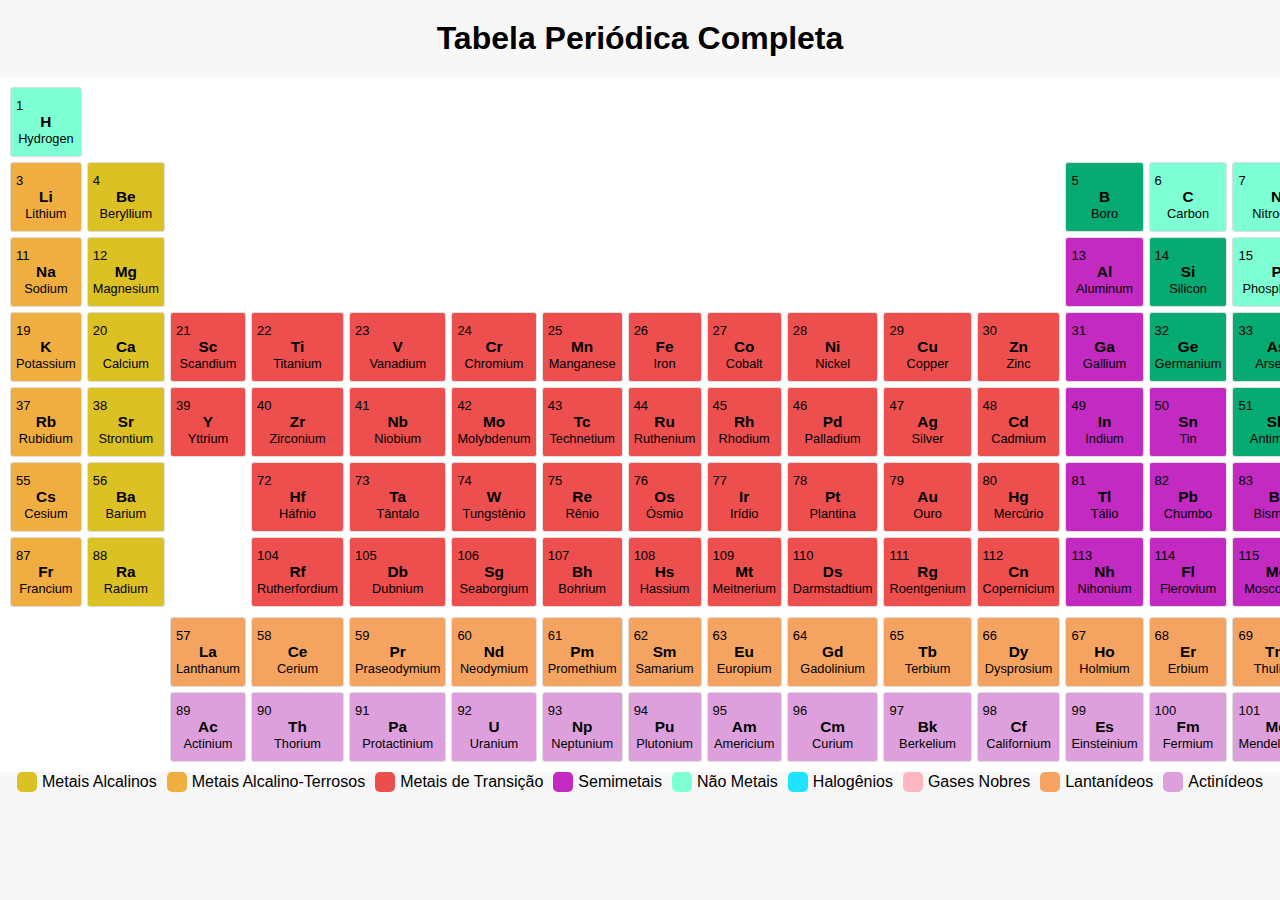
<file: index.html>
<!DOCTYPE html>
<html lang="en">
<head>
    <meta charset="UTF-8">
    <meta name="viewport" content="width=device-width, initial-scale=1.0">
    <title>Tabela Periódica Completa</title>
    <link rel="stylesheet" href="Tabela.css">
</head>
<body>
    <h1>Tabela Periódica Completa</h1>
    <div class="periodic-table">
        <!-- Primeira linha -->
        <div class="element nonmetals" data-details='{"nome":"Hidrogênio","massa":"1.008","numeroAtomico":"1","protons":"1","eletrons":"1"}'><div class="atomic-number">1</div><div class="symbol">H</div><div>Hydrogen</div></div>
        <div class="placeholder"></div><div class="placeholder"></div><div class="placeholder"></div><div class="placeholder"></div>
        <div class="placeholder"></div><div class="placeholder"></div><div class="placeholder"></div><div class="placeholder"></div>
        <div class="placeholder"></div><div class="placeholder"></div><div class="placeholder"></div><div class="placeholder"></div>
        <div class="placeholder"></div><div class="placeholder"></div><div class="placeholder"></div><div class="placeholder"></div>
        <div class="element noble-gases" data-details='{"nome":"Hélio","massa":"4.0026","numeroAtomico":"2","protons":"2","eletrons":"2"}'><div class="atomic-number">2</div><div class="symbol">He</div><div>Helium</div></div>
        
        <!-- Segunda linha -->
        <div class="element metals-alcalinos" data-details='{"nome":"Lítio","massa":"6.94","numeroAtomico":"3","protons":"3","eletrons":"3"}'><div class="atomic-number">3</div><div class="symbol">Li</div><div>Lithium</div></div>
        <div class="element metals-alcalinos-terrosos" data-details='{"nome":"Berílio","massa":"9.0122","numeroAtomico":"4","protons":"4","eletrons":"4"}'><div class="atomic-number">4</div><div class="symbol">Be</div><div>Beryllium</div></div>
        <div class="placeholder"></div><div class="placeholder"></div><div class="placeholder"></div>
        <div class="placeholder"></div><div class="placeholder"></div><div class="placeholder"></div>
        <div class="placeholder"></div><div class="placeholder"></div><div class="placeholder"></div><div class="placeholder"></div>
        <div class="element semi-metals" data-details='{"nome":"Boro","massa":"10.81","numeroAtomico":"5","protons":"5","eletrons":"5"}'><div class="atomic-number">5</div><div class="symbol">B</div><div>Boro</div></div>
        <div class="element nonmetals" data-details='{"nome":"Carbono","massa":"12.011","numeroAtomico":"6","protons":"6","eletrons":"6"}'><div class="atomic-number">6</div><div class="symbol">C</div><div>Carbon</div></div>
        <div class="element nonmetals" data-details='{"nome":"Nitrogênio","massa":"14.007","numeroAtomico":"7","protons":"7","eletrons":"7"}'><div class="atomic-number">7</div><div class="symbol">N</div><div>Nitrogen</div></div>
        <div class="element nonmetals" data-details='{"nome":"Oxigênio","massa":"15.999","numeroAtomico":"8","protons":"8","eletrons":"8"}'><div class="atomic-number">8</div><div class="symbol">O</div><div>Oxygen</div></div>
        <div class="element halogens" data-details='{"nome":"Flúor","massa":"18.998","numeroAtomico":"9","protons":"9","eletrons":"9"}'><div class="atomic-number">9</div><div class="symbol">F</div><div>Fluorine</div></div>
        <div class="element noble-gases" data-details='{"nome":"Neônio","massa":"20.180","numeroAtomico":"10","protons":"10","eletrons":"10"}'><div class="atomic-number">10</div><div class="symbol">Ne</div><div>Neon</div></div>

        <!-- Terceira linha -->
        <div class="element metals-alcalinos" data-details='{"nome":"Sódio","massa":"22.990","numeroAtomico":"11","protons":"11","eletrons":"11"}'><div class="atomic-number">11</div><div class="symbol">Na</div><div>Sodium</div></div>
        <div class="element metals-alcalinos-terrosos" data-details='{"nome":"Magnésio","massa":"24.305","numeroAtomico":"12","protons":"12","eletrons":"12"}'><div class="atomic-number">12</div><div class="symbol">Mg</div><div>Magnesium</div></div>
        <div class="placeholder"></div><div class="placeholder"></div><div class="placeholder"></div>
        <div class="placeholder"></div><div class="placeholder"></div><div class="placeholder"></div>
        <div class="placeholder"></div><div class="placeholder"></div><div class="placeholder"></div>
        <div class="placeholder"></div>
        <div class="element metalloids" data-details='{"nome":"Alumínio","massa":"26.982","numeroAtomico":"13","protons":"13","eletrons":"13"}'><div class="atomic-number">13</div><div class="symbol">Al</div><div>Aluminum</div></div>
        <div class="element semi-metals" data-details='{"nome":"Silício","massa":"28.085","numeroAtomico":"14","protons":"14","eletrons":"14"}'><div class="atomic-number">14</div><div class="symbol">Si</div><div>Silicon</div></div>
        <div class="element nonmetals" data-details='{"nome":"Fósforo","massa":"30.974","numeroAtomico":"15","protons":"15","eletrons":"15"}'><div class="atomic-number">15</div><div class="symbol">P</div><div>Phosphorus</div></div>
        <div class="element nonmetals" data-details='{"nome":"Enxofre","massa":"32.06","numeroAtomico":"16","protons":"16","eletrons":"16"}'><div class="atomic-number">16</div><div class="symbol">S</div><div>Sulfur</div></div>
        <div class="element halogens" data-details='{"nome":"Cloro","massa":"35.45","numeroAtomico":"17","protons":"17","eletrons":"17"}'><div class="atomic-number">17</div><div class="symbol">Cl</div><div>Chlorine</div></div>
        <div class="element noble-gases"  data-details='{"nome":"Argônio","massa":"39.948","numeroAtomico":"18","protons":"18","eletrons":"18"}'><div class="atomic-number">18</div><div class="symbol">Ar</div><div>Argon</div></div>


        <!-- Quarta linha -->
        <div class="element metals-alcalinos" data-details='{"nome":"Potássio","massa":"39.098","numeroAtomico":"19","protons":"19","eletrons":"19"}'><div class="atomic-number">19</div><div class="symbol">K</div><div>Potassium</div></div>
        <div class="element metals-alcalinos-terrosos" data-details='{"nome":"Cálcio","massa":"40.078","numeroAtomico":"20","protons":"20","eletrons":"20"}'><div class="atomic-number">20</div><div class="symbol">Ca</div><div>Calcium</div></div>
        <div class="element transition-metals" data-details='{"nome":"Escândio","massa":"44.956","numeroAtomico":"21","protons":"21","eletrons":"21"}'><div class="atomic-number">21</div><div class="symbol">Sc</div><div>Scandium</div></div>
        <div class="element transition-metals" data-details='{"nome":"Titânio","massa":"47.867","numeroAtomico":"22","protons":"22","eletrons":"22"}'><div class="atomic-number">22</div><div class="symbol">Ti</div><div>Titanium</div></div>
        <div class="element transition-metals" data-details='{"nome":"Vanádio","massa":"50.942","numeroAtomico":"23","protons":"23","eletrons":"23"}'><div class="atomic-number">23</div><div class="symbol">V</div><div>Vanadium</div></div>
        <div class="element transition-metals" data-details='{"nome":"Cromo","massa":"51.996","numeroAtomico":"24","protons":"24","eletrons":"24"}'><div class="atomic-number">24</div><div class="symbol">Cr</div><div>Chromium</div></div>
        <div class="element transition-metals" data-details='{"nome":"Manganês","massa":"54.938","numeroAtomico":"25","protons":"25","eletrons":"25"}'><div class="atomic-number">25</div><div class="symbol">Mn</div><div>Manganese</div></div>
        <div class="element transition-metals" data-details='{"nome":"Ferro","massa":"55.845","numeroAtomico":"26","protons":"26","eletrons":"26"}'><div class="atomic-number">26</div><div class="symbol">Fe</div><div>Iron</div></div>
        <div class="element transition-metals" data-details='{"nome":"Cobalto","massa":"58.933","numeroAtomico":"27","protons":"27","eletrons":"27"}'><div class="atomic-number">27</div><div class="symbol">Co</div><div>Cobalt</div></div>
        <div class="element transition-metals" data-details='{"nome":"Níquel","massa":"58.693","numeroAtomico":"28","protons":"28","eletrons":"28"}'><div class="atomic-number">28</div><div class="symbol">Ni</div><div>Nickel</div></div>
        <div class="element transition-metals" data-details='{"nome":"Cobre","massa":"63.546","numeroAtomico":"29","protons":"29","eletrons":"29"}'><div class="atomic-number">29</div><div class="symbol">Cu</div><div>Copper</div></div>
        <div class="element transition-metals" data-details='{"nome":"Zinco","massa":"65.38","numeroAtomico":"30","protons":"30","eletrons":"30"}'><div class="atomic-number">30</div><div class="symbol">Zn</div><div>Zinc</div></div>
        <div class="element metalloids" data-details='{"nome":"Gálio","massa":"69.723","numeroAtomico":"31","protons":"31","eletrons":"31"}'><div class="atomic-number">31</div><div class="symbol">Ga</div><div>Gallium</div></div>
        <div class="element semi-metals" data-details='{"nome":"Germânio","massa":"72.63","numeroAtomico":"32","protons":"32","eletrons":"32"}'><div class="atomic-number">32</div><div class="symbol">Ge</div><div>Germanium</div></div>
        <div class="element semi-metals" data-details='{"nome":"Arsênio","massa":"74.922","numeroAtomico":"33","protons":"33","eletrons":"33"}'><div class="atomic-number">33</div><div class="symbol">As</div><div>Arsenic</div></div>
        <div class="element nonmetals" data-details='{"nome":"Selênio","massa":"78.971","numeroAtomico":"34","protons":"34","eletrons":"34"}'><div class="atomic-number">34</div><div class="symbol">Se</div><div>Selenium</div></div>
        <div class="element halogens" data-details='{"nome":"Bromo","massa":"79.904","numeroAtomico":"35","protons":"35","eletrons":"35"}'><div class="atomic-number">35</div><div class="symbol">Br</div><div>Bromine</div></div>
        <div class="element noble-gases" data-details='{"nome":"Criptônio","massa":"83.798","numeroAtomico":"36","protons":"36","eletrons":"36"}'><div class="atomic-number">36</div><div class="symbol">Kr</div><div>Krypton</div></div>

        <!-- Quinta linha -->
        <div class="element metals-alcalinos" data-details='{"nome":"Rubídio","massa":"85.468","numeroAtomico":"37","protons":"37","eletrons":"37"}'><div class="atomic-number">37</div><div class="symbol">Rb</div><div>Rubidium</div></div>
        <div class="element metals-alcalinos-terrosos" data-details='{"nome":"Estrôncio","massa":"87.62","numeroAtomico":"38","protons":"38","eletrons":"38"}'><div class="atomic-number">38</div><div class="symbol">Sr</div><div>Strontium</div></div>
        <div class="element transition-metals" data-details='{"nome":"Ítrio","massa":"88.906","numeroAtomico":"39","protons":"39","eletrons":"39"}'><div class="atomic-number">39</div><div class="symbol">Y</div><div>Yttrium</div></div>
        <div class="element transition-metals" data-details='{"nome":"Zircônio","massa":"91.224","numeroAtomico":"40","protons":"40","eletrons":"40"}'><div class="atomic-number">40</div><div class="symbol">Zr</div><div>Zirconium</div></div>
        <div class="element transition-metals" data-details='{"nome":"Nióbio","massa":"92.906","numeroAtomico":"41","protons":"41","eletrons":"41"}'><div class="atomic-number">41</div><div class="symbol">Nb</div><div>Niobium</div></div>
        <div class="element transition-metals" data-details='{"nome":"Molibdênio","massa":"95.95","numeroAtomico":"42","protons":"42","eletrons":"42"}'><div class="atomic-number">42</div><div class="symbol">Mo</div><div>Molybdenum</div></div>
        <div class="element transition-metals" data-details='{"nome":"Tecnécio","massa":"98","numeroAtomico":"43","protons":"43","eletrons":"43"}'><div class="atomic-number">43</div><div class="symbol">Tc</div><div>Technetium</div></div>
        <div class="element transition-metals" data-details='{"nome":"Rutênio","massa":"101.07","numeroAtomico":"44","protons":"44","eletrons":"44"}'><div class="atomic-number">44</div><div class="symbol">Ru</div><div>Ruthenium</div></div>
        <div class="element transition-metals" data-details='{"nome":"Ródio","massa":"102.91","numeroAtomico":"45","protons":"45","eletrons":"45"}'><div class="atomic-number">45</div><div class="symbol">Rh</div><div>Rhodium</div></div>
        <div class="element transition-metals" data-details='{"nome":"Paládio","massa":"106.42","numeroAtomico":"46","protons":"46","eletrons":"46"}'><div class="atomic-number">46</div><div class="symbol">Pd</div><div>Palladium</div></div>
        <div class="element transition-metals" data-details='{"nome":"Prata","massa":"107.87","numeroAtomico":"47","protons":"47","eletrons":"47"}'><div class="atomic-number">47</div><div class="symbol">Ag</div><div>Silver</div></div>
        <div class="element transition-metals" data-details='{"nome":"Cádmio","massa":"112.41","numeroAtomico":"48","protons":"48","eletrons":"48"}'><div class="atomic-number">48</div><div class="symbol">Cd</div><div>Cadmium</div></div>
        <div class="element metalloids" data-details='{"nome":"Índio","massa":"114.82","numeroAtomico":"49","protons":"49","eletrons":"49"}'><div class="atomic-number">49</div><div class="symbol">In</div><div>Indium</div></div>
        <div class="element metalloids" data-details='{"nome":"Estanho","massa":"118.71","numeroAtomico":"50","protons":"50","eletrons":"50"}'><div class="atomic-number">50</div><div class="symbol">Sn</div><div>Tin</div></div>
        <div class="element semi-metals" data-details='{"nome":"Antimônio","massa":"121.76","numeroAtomico":"51","protons":"51","eletrons":"51"}'><div class="atomic-number">51</div><div class="symbol">Sb</div><div>Antimony</div></div>
        <div class="element semi-metals" data-details='{"nome":"Telúrio","massa":"127.60","numeroAtomico":"52","protons":"52","eletrons":"52"}'><div class="atomic-number">52</div><div class="symbol">Te</div><div>Tellurium</div></div>
        <div class="element halogens" data-details='{"nome":"Iodo","massa":"126.90","numeroAtomico":"53","protons":"53","eletrons":"53"}'><div class="atomic-number">53</div><div class="symbol">I</div><div>Iodine</div></div>
        <div class="element noble-gases" data-details='{"nome":"Xenônio","massa":"131.29","numeroAtomico":"54","protons":"54","eletrons":"54"}'><div class="atomic-number">54</div><div class="symbol">Xe</div><div>Xenon</div></div>
        
        <!-- Sexta linha -->
        <div class="element metals-alcalinos" data-details='{"nome":"Césio","massa":"132.91","numeroAtomico":"55","protons":"55","eletrons":"55"}'><div class="atomic-number">55</div><div class="symbol">Cs</div><div>Cesium</div></div>
        <div class="element metals-alcalinos-terrosos" data-details='{"nome":"Bário","massa":"137.33","numeroAtomico":"56","protons":"56","eletrons":"56"}'><div class="atomic-number">56</div><div class="symbol">Ba</div><div>Barium</div></div>
        <div class="placeholder"></div>
        <div class="element transition-metals" data-details='{"nome":"Háfnio","massa":"178.49","numeroAtomico":"72","protons":"72","eletrons":"72"}'><div class="atomic-number">72</div><div class="symbol">Hf</div><div>Háfnio</div></div>
        <div class="element transition-metals" data-details='{"nome":"Tântalo","massa":"180.95","numeroAtomico":"73","protons":"73","eletrons":"73"}'><div class="atomic-number">73</div><div class="symbol">Ta</div><div>Tântalo</div></div>
        <div class="element transition-metals" data-details='{"nome":"Tungstênio","massa":"183.84","numeroAtomico":"74","protons":"74","eletrons":"74"}'><div class="atomic-number">74</div><div class="symbol">W</div><div>Tungstênio</div></div>
        <div class="element transition-metals" data-details='{"nome":"Rênio","massa":"186.21","numeroAtomico":"75","protons":"75","eletrons":"75"}'><div class="atomic-number">75</div><div class="symbol">Re</div><div>Rênio</div></div>
        <div class="element transition-metals" data-details='{"nome":"Ósmio","massa":"190.23","numeroAtomico":"76","protons":"76","eletrons":"76"}'><div class="atomic-number">76</div><div class="symbol">Os</div><div>Ósmio</div></div>
        <div class="element transition-metals" data-details='{"nome":"Irídio","massa":"192.22","numeroAtomico":"77","protons":"77","eletrons":"77"}'><div class="atomic-number">77</div><div class="symbol">Ir</div><div>Irídio</div></div>
        <div class="element transition-metals" data-details='{"nome":"Platina","massa":"195.08","numeroAtomico":"78","protons":"78","eletrons":"78"}'><div class="atomic-number">78</div><div class="symbol">Pt</div><div>Plantina</div></div>
        <div class="element transition-metals" data-details='{"nome":"Ouro","massa":"196.97","numeroAtomico":"79","protons":"79","eletrons":"79"}'><div class="atomic-number">79</div><div class="symbol">Au</div><div>Ouro</div></div>
        <div class="element transition-metals" data-details='{"nome":"Mercúrio","massa":"200.59","numeroAtomico":"80","protons":"80","eletrons":"80"}'><div class="atomic-number">80</div><div class="symbol">Hg</div><div>Mercúrio</div></div>
        <div class="element metalloids" data-details='{"nome":"Tálio","massa":"204.38","numeroAtomico":"81","protons":"81","eletrons":"81"}'><div class="atomic-number">81</div><div class="symbol">Tl</div><div>Tálio</div></div>
        <div class="element metalloids" data-details='{"nome":"Chumbo","massa":"207.2","numeroAtomico":"82","protons":"82","eletrons":"82"}'><div class="atomic-number">82</div><div class="symbol">Pb</div><div>Chumbo</div></div>
        <div class="element metalloids" data-details='{"nome":"Bismuto","massa":"208.98","numeroAtomico":"83","protons":"83","eletrons":"83"}'><div class="atomic-number">83</div><div class="symbol">Bi</div><div>Bismuto</div></div>
        <div class="element semi-metals" data-details='{"nome":"Polônio","massa":"209","numeroAtomico":"84","protons":"84","eletrons":"84"}'><div class="atomic-number">84</div><div class="symbol">Po</div><div>Polônio</div></div>
        <div class="element halogens" data-details='{"nome":"Astato","massa":"210","numeroAtomico":"85","protons":"85","eletrons":"85"}'><div class="atomic-number">85</div><div class="symbol">At</div><div>Ástato</div></div>
        <div class="element noble-gases" data-details='{"nome":"Radônio","massa":"222","numeroAtomico":"86","protons":"86","eletrons":"86"}'><div class="atomic-number">86</div><div class="symbol">Rn</div><div>Radônio</div></div>

        <!-- Sétima linha -->
        <div class="element metals-alcalinos" data-details='{"nome":"Frâncio","massa":"223","numeroAtomico":"87","protons":"87","eletrons":"87"}'><div class="atomic-number">87</div><div class="symbol">Fr</div><div>Francium</div></div>
        <div class="element metals-alcalinos-terrosos" data-details='{"nome":"Rádio","massa":"226","numeroAtomico":"88","protons":"88","eletrons":"88"}'><div class="atomic-number">88</div><div class="symbol">Ra</div><div>Radium</div></div>
        <div class="placeholder"></div>

        <!-- Elementos sintéticos -->
        <div class="element transition-metals" data-details='{"nome":"Rutherfórdio","massa":"267","numeroAtomico":"104","protons":"104","eletrons":"104"}'><div class="atomic-number">104</div><div class="symbol">Rf</div><div>Rutherfordium</div></div>
        <div class="element transition-metals" data-details='{"nome":"Dúbnio","massa":"270","numeroAtomico":"105","protons":"105","eletrons":"105"}'><div class="atomic-number">105</div><div class="symbol">Db</div><div>Dubnium</div></div>
        <div class="element transition-metals" data-details='{"nome":"Seabórgio","massa":"271","numeroAtomico":"106","protons":"106","eletrons":"106"}'><div class="atomic-number">106</div><div class="symbol">Sg</div><div>Seaborgium</div></div>
        <div class="element transition-metals" data-details='{"nome":"Bóhrio","massa":"270","numeroAtomico":"107","protons":"107","eletrons":"107"}'><div class="atomic-number">107</div><div class="symbol">Bh</div><div>Bohrium</div></div>
        <div class="element transition-metals" data-details='{"nome":"Hássio","massa":"277","numeroAtomico":"108","protons":"108","eletrons":"108"}'><div class="atomic-number">108</div><div class="symbol">Hs</div><div>Hassium</div></div>
        <div class="element transition-metals" data-details='{"nome":"Meitnério","massa":"278","numeroAtomico":"109","protons":"109","eletrons":"109"}'><div class="atomic-number">109</div><div class="symbol">Mt</div><div>Meitnerium</div></div>
        <div class="element transition-metals" data-details='{"nome":"Darmstádio","massa":"281","numeroAtomico":"110","protons":"110","eletrons":"110"}'><div class="atomic-number">110</div><div class="symbol">Ds</div><div>Darmstadtium</div></div>
        <div class="element transition-metals" data-details='{"nome":"Roentgênio","massa":"282","numeroAtomico":"111","protons":"111","eletrons":"111"}'><div class="atomic-number">111</div><div class="symbol">Rg</div><div>Roentgenium</div></div>
        <div class="element transition-metals" data-details='{"nome":"Copernício","massa":"285","numeroAtomico":"112","protons":"112","eletrons":"112"}'><div class="atomic-number">112</div><div class="symbol">Cn</div><div>Copernicium</div></div>
        <div class="element metalloids" data-details='{"nome":"Nihônio","massa":"286","numeroAtomico":"113","protons":"113","eletrons":"113"}'><div class="atomic-number">113</div><div class="symbol">Nh</div><div>Nihonium</div></div>
        <div class="element metalloids" data-details='{"nome":"Fleróvio","massa":"289","numeroAtomico":"114","protons":"114","eletrons":"114"}'><div class="atomic-number">114</div><div class="symbol">Fl</div><div>Flerovium</div></div>
        <div class="element metalloids" data-details='{"nome":"Moscóvio","massa":"290","numeroAtomico":"115","protons":"115","eletrons":"115"}'><div class="atomic-number">115</div><div class="symbol">Mc</div><div>Moscovium</div></div>
        <div class="element metalloids" data-details='{"nome":"Livermório","massa":"293","numeroAtomico":"116","protons":"116","eletrons":"116"}'><div class="atomic-number">116</div><div class="symbol">Lv</div><div>Livermorium</div></div>
        <div class="element halogens" data-details='{"nome":"Tenessino","massa":"294","numeroAtomico":"117","protons":"117","eletrons":"117"}'><div class="atomic-number">117</div><div class="symbol">Ts</div><div>Tennessine</div></div>
        <div class="element noble-gases" data-details='{"nome":"Oganessônio","massa":"294","numeroAtomico":"118","protons":"118","eletrons":"118"}'><div class="atomic-number">118</div><div class="symbol">Og</div><div>Oganesson</div></div>
       
        <div class="placeholder"></div><div class="placeholder"></div><div class="placeholder"></div><div class="placeholder"></div>
        <div class="placeholder"></div><div class="placeholder"></div><div class="placeholder"></div><div class="placeholder"></div>
        <div class="placeholder"></div><div class="placeholder"></div><div class="placeholder"></div><div class="placeholder"></div>
        <div class="placeholder"></div><div class="placeholder"></div><div class="placeholder"></div><div class="placeholder"></div>
        <div class="placeholder"></div><div class="placeholder"></div><div class="placeholder"></div><div class="placeholder"></div>
        
        <!-- Lantanideos -->

        <div class="element lanthanides" data-details='{"nome":"Lantânio","massa":"138.91","numeroAtomico":"57","protons":"57","eletrons":"57"}'><div class="atomic-number">57</div><div class="symbol">La</div><div>Lanthanum</div></div>
        <div class="element lanthanides" data-details='{"nome":"Cério","massa":"140.12","numeroAtomico":"58","protons":"58","eletrons":"58"}'><div class="atomic-number">58</div><div class="symbol">Ce</div><div>Cerium</div></div>
        <div class="element lanthanides" data-details='{"nome":"Praseodímio","massa":"140.91","numeroAtomico":"59","protons":"59","eletrons":"59"}'><div class="atomic-number">59</div><div class="symbol">Pr</div><div>Praseodymium</div></div>
        <div class="element lanthanides" data-details='{"nome":"Neodímio","massa":"144.24","numeroAtomico":"60","protons":"60","eletrons":"60"}'><div class="atomic-number">60</div><div class="symbol">Nd</div><div>Neodymium</div></div>
        <div class="element lanthanides" data-details='{"nome":"Promécio","massa":"145","numeroAtomico":"61","protons":"61","eletrons":"61"}'><div class="atomic-number">61</div><div class="symbol">Pm</div><div>Promethium</div></div>
        <div class="element lanthanides" data-details='{"nome":"Samário","massa":"150.36","numeroAtomico":"62","protons":"62","eletrons":"62"}'><div class="atomic-number">62</div><div class="symbol">Sm</div><div>Samarium</div></div>
        <div class="element lanthanides" data-details='{"nome":"Európio","massa":"151.96","numeroAtomico":"63","protons":"63","eletrons":"63"}'><div class="atomic-number">63</div><div class="symbol">Eu</div><div>Europium</div></div>
        <div class="element lanthanides" data-details='{"nome":"Gadolínio","massa":"157.25","numeroAtomico":"64","protons":"64","eletrons":"64"}'><div class="atomic-number">64</div><div class="symbol">Gd</div><div>Gadolinium</div></div>
        <div class="element lanthanides" data-details='{"nome":"Térbio","massa":"158.93","numeroAtomico":"65","protons":"65","eletrons":"65"}'><div class="atomic-number">65</div><div class="symbol">Tb</div><div>Terbium</div></div>
        <div class="element lanthanides" data-details='{"nome":"Disprósio","massa":"162.50","numeroAtomico":"66","protons":"66","eletrons":"66"}'><div class="atomic-number">66</div><div class="symbol">Dy</div><div>Dysprosium</div></div>
        <div class="element lanthanides"  data-details='{"nome":"Hólmio","massa":"164.93","numeroAtomico":"67","protons":"67","eletrons":"67"}'><div class="atomic-number">67</div><div class="symbol">Ho</div><div>Holmium</div></div>
        <div class="element lanthanides" data-details='{"nome":"Érbio","massa":"167.26","numeroAtomico":"68","protons":"68","eletrons":"68"}'><div class="atomic-number">68</div><div class="symbol">Er</div><div>Erbium</div></div>
        <div class="element lanthanides" data-details='{"nome":"Túlio","massa":"168.93","numeroAtomico":"69","protons":"69","eletrons":"69"}'><div class="atomic-number">69</div><div class="symbol">Tm</div><div>Thulium</div></div>
        <div class="element lanthanides" data-details='{"nome":"Itérbio","massa":"173.04","numeroAtomico":"70","protons":"70","eletrons":"70"}'><div class="atomic-number">70</div><div class="symbol">Yb</div><div>Ytterbium</div></div>
        <div class="element lanthanides" data-details='{"nome":"Lutécio","massa":"174.97","numeroAtomico":"71","protons":"71","eletrons":"71"}'><div class="atomic-number">71</div><div class="symbol">Lu</div><div>Lutetium</div></div>
        
        <!-- Actinideos -->

        <div class="placeholder"></div><div class="placeholder"></div><div class="placeholder"></div>
        <div class="element actinides" data-details='{"nome":"Actínio","massa":"227","numeroAtomico":"89","protons":"89","eletrons":"89"}'><div class="atomic-number">89</div><div class="symbol">Ac</div><div>Actinium</div></div>
        <div class="element actinides" data-details='{"nome":"Tório","massa":"232.04","numeroAtomico":"90","protons":"90","eletrons":"90"}'><div class="atomic-number">90</div><div class="symbol">Th</div><div>Thorium</div></div>
        <div class="element actinides" data-details='{"nome":"Protactínio","massa":"231.04","numeroAtomico":"91","protons":"91","eletrons":"91"}'><div class="atomic-number">91</div><div class="symbol">Pa</div><div>Protactinium</div></div>
        <div class="element actinides" data-details='{"nome":"Urânio","massa":"238.03","numeroAtomico":"92","protons":"92","eletrons":"92"}'><div class="atomic-number">92</div><div class="symbol">U</div><div>Uranium</div></div>
        <div class="element actinides" data-details='{"nome":"Netúnio","massa":"237","numeroAtomico":"93","protons":"93","eletrons":"93"}'><div class="atomic-number">93</div><div class="symbol">Np</div><div>Neptunium</div></div>
        <div class="element actinides" data-details='{"nome":"Plutônio","massa":"244","numeroAtomico":"94","protons":"94","eletrons":"94"}'><div class="atomic-number">94</div><div class="symbol">Pu</div><div>Plutonium</div></div>
        <div class="element actinides" data-details='{"nome":"Amerício","massa":"243","numeroAtomico":"95","protons":"95","eletrons":"95"}'><div class="atomic-number">95</div><div class="symbol">Am</div><div>Americium</div></div>
        <div class="element actinides" data-details='{"nome":"Cúrio","massa":"247","numeroAtomico":"96","protons":"96","eletrons":"96"}'><div class="atomic-number">96</div><div class="symbol">Cm</div><div>Curium</div></div>
        <div class="element actinides" data-details='{"nome":"Berquélio","massa":"247","numeroAtomico":"97","protons":"97","eletrons":"97"}'><div class="atomic-number">97</div><div class="symbol">Bk</div><div>Berkelium</div></div>
        <div class="element actinides" data-details='{"nome":"Califórnio","massa":"251","numeroAtomico":"98","protons":"98","eletrons":"98"}'><div class="atomic-number">98</div><div class="symbol">Cf</div><div>Californium</div></div>
        <div class="element actinides" data-details='{"nome":"Einstênio","massa":"252","numeroAtomico":"99","protons":"99","eletrons":"99"}'><div class="atomic-number">99</div><div class="symbol">Es</div><div>Einsteinium</div></div>
        <div class="element actinides" data-details='{"nome":"Férmio","massa":"257","numeroAtomico":"100","protons":"100","eletrons":"100"}'><div class="atomic-number">100</div><div class="symbol">Fm</div><div>Fermium</div></div>
        <div class="element actinides" data-details='{"nome":"Mendelévio","massa":"258","numeroAtomico":"101","protons":"101","eletrons":"101"}'><div class="atomic-number">101</div><div class="symbol">Md</div><div>Mendelevium</div></div>
        <div class="element actinides" data-details='{"nome":"Nobélio","massa":"259","numeroAtomico":"102","protons":"102","eletrons":"102"}'><div class="atomic-number">102</div><div class="symbol">No</div><div>Nobelium</div></div>
        <div class="element actinides" data-details='{"nome":"Laurêncio","massa":"262","numeroAtomico":"103","protons":"103","eletrons":"103"}'><div class="atomic-number">103</div><div class="symbol">Lr</div><div>Lawrencium</div></div>
        
    </div>

    </div>
    
      <div class="legend">
        <div class="legend-item">
          <div class="legend-color alkali"></div>
          <span>Metais Alcalinos</span>
        </div>
        <div class="legend-item">
          <div class="legend-color alkaline-earth"></div>
          <span>Metais Alcalino-Terrosos</span>
        </div>
        <div class="legend-item">
          <div class="legend-color transition-metal"></div>
          <span>Metais de Transição</span>
        </div>
        <div class="legend-item">
          <div class="legend-color metalloid"></div>
          <span>Semimetais</span>
        </div>
        <div class="legend-item">
          <div class="legend-color nonmetal"></div>
          <span>Não Metais</span>
        </div>
        <div class="legend-item">
          <div class="legend-color halogen"></div>
          <span>Halogênios</span>
        </div>
        <div class="legend-item">
          <div class="legend-color noble-gas"></div>
          <span>Gases Nobres</span>
        </div>
        <div class="legend-item">
          <div class="legend-color lanthanide"></div>
          <span>Lantanídeos</span>
        </div>
        <div class="legend-item">
          <div class="legend-color actinide"></div>
          <span>Actinídeos</span>


    <div id="tooltip" class="tooltip hidden"></div>

    <script src="Tabela.js"></script>

</body>
</html>
</file>
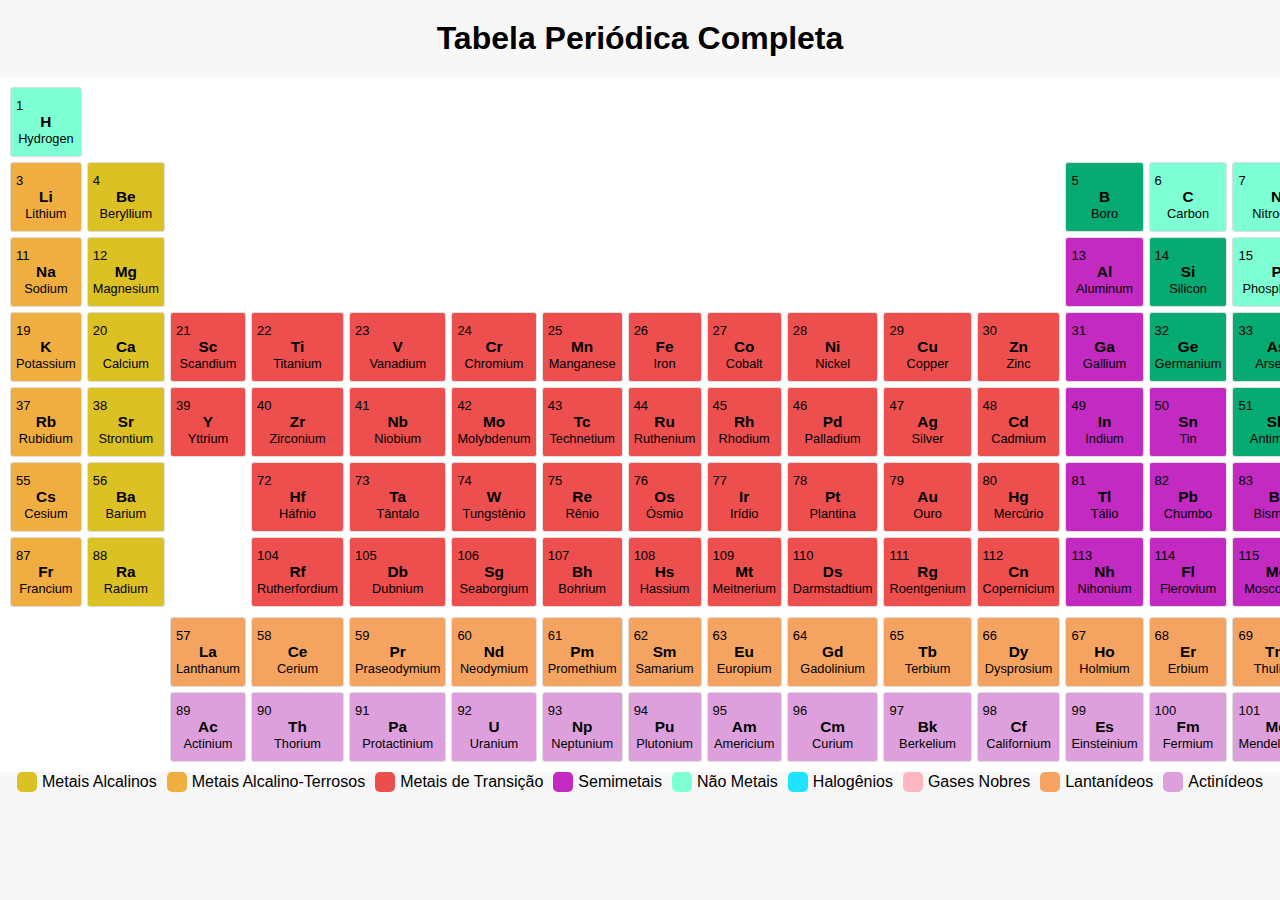
<file: index.html.html>
<!DOCTYPE html>
<html lang="en">
<head>
    <meta charset="UTF-8">
    <meta name="viewport" content="width=device-width, initial-scale=1.0">
    <title>Tabela Periódica Completa</title>
    <link rel="stylesheet" href="Tabela.css">
</head>
<body>
    <h1>Tabela Periódica Completa</h1>
    <div class="periodic-table">
        <!-- Primeira linha -->
        <div class="element nonmetals" data-details='{"nome":"Hidrogênio","massa":"1.008","numeroAtomico":"1","protons":"1","eletrons":"1"}'><div class="atomic-number">1</div><div class="symbol">H</div><div>Hydrogen</div></div>
        <div class="placeholder"></div><div class="placeholder"></div><div class="placeholder"></div><div class="placeholder"></div>
        <div class="placeholder"></div><div class="placeholder"></div><div class="placeholder"></div><div class="placeholder"></div>
        <div class="placeholder"></div><div class="placeholder"></div><div class="placeholder"></div><div class="placeholder"></div>
        <div class="placeholder"></div><div class="placeholder"></div><div class="placeholder"></div><div class="placeholder"></div>
        <div class="element noble-gases" data-details='{"nome":"Hélio","massa":"4.0026","numeroAtomico":"2","protons":"2","eletrons":"2"}'><div class="atomic-number">2</div><div class="symbol">He</div><div>Helium</div></div>
        
        <!-- Segunda linha -->
        <div class="element metals-alcalinos" data-details='{"nome":"Lítio","massa":"6.94","numeroAtomico":"3","protons":"3","eletrons":"3"}'><div class="atomic-number">3</div><div class="symbol">Li</div><div>Lithium</div></div>
        <div class="element metals-alcalinos-terrosos" data-details='{"nome":"Berílio","massa":"9.0122","numeroAtomico":"4","protons":"4","eletrons":"4"}'><div class="atomic-number">4</div><div class="symbol">Be</div><div>Beryllium</div></div>
        <div class="placeholder"></div><div class="placeholder"></div><div class="placeholder"></div>
        <div class="placeholder"></div><div class="placeholder"></div><div class="placeholder"></div>
        <div class="placeholder"></div><div class="placeholder"></div><div class="placeholder"></div><div class="placeholder"></div>
        <div class="element semi-metals" data-details='{"nome":"Boro","massa":"10.81","numeroAtomico":"5","protons":"5","eletrons":"5"}'><div class="atomic-number">5</div><div class="symbol">B</div><div>Boro</div></div>
        <div class="element nonmetals" data-details='{"nome":"Carbono","massa":"12.011","numeroAtomico":"6","protons":"6","eletrons":"6"}'><div class="atomic-number">6</div><div class="symbol">C</div><div>Carbon</div></div>
        <div class="element nonmetals" data-details='{"nome":"Nitrogênio","massa":"14.007","numeroAtomico":"7","protons":"7","eletrons":"7"}'><div class="atomic-number">7</div><div class="symbol">N</div><div>Nitrogen</div></div>
        <div class="element nonmetals" data-details='{"nome":"Oxigênio","massa":"15.999","numeroAtomico":"8","protons":"8","eletrons":"8"}'><div class="atomic-number">8</div><div class="symbol">O</div><div>Oxygen</div></div>
        <div class="element halogens" data-details='{"nome":"Flúor","massa":"18.998","numeroAtomico":"9","protons":"9","eletrons":"9"}'><div class="atomic-number">9</div><div class="symbol">F</div><div>Fluorine</div></div>
        <div class="element noble-gases" data-details='{"nome":"Neônio","massa":"20.180","numeroAtomico":"10","protons":"10","eletrons":"10"}'><div class="atomic-number">10</div><div class="symbol">Ne</div><div>Neon</div></div>

        <!-- Terceira linha -->
        <div class="element metals-alcalinos" data-details='{"nome":"Sódio","massa":"22.990","numeroAtomico":"11","protons":"11","eletrons":"11"}'><div class="atomic-number">11</div><div class="symbol">Na</div><div>Sodium</div></div>
        <div class="element metals-alcalinos-terrosos" data-details='{"nome":"Magnésio","massa":"24.305","numeroAtomico":"12","protons":"12","eletrons":"12"}'><div class="atomic-number">12</div><div class="symbol">Mg</div><div>Magnesium</div></div>
        <div class="placeholder"></div><div class="placeholder"></div><div class="placeholder"></div>
        <div class="placeholder"></div><div class="placeholder"></div><div class="placeholder"></div>
        <div class="placeholder"></div><div class="placeholder"></div><div class="placeholder"></div>
        <div class="placeholder"></div>
        <div class="element metalloids" data-details='{"nome":"Alumínio","massa":"26.982","numeroAtomico":"13","protons":"13","eletrons":"13"}'><div class="atomic-number">13</div><div class="symbol">Al</div><div>Aluminum</div></div>
        <div class="element semi-metals" data-details='{"nome":"Silício","massa":"28.085","numeroAtomico":"14","protons":"14","eletrons":"14"}'><div class="atomic-number">14</div><div class="symbol">Si</div><div>Silicon</div></div>
        <div class="element nonmetals" data-details='{"nome":"Fósforo","massa":"30.974","numeroAtomico":"15","protons":"15","eletrons":"15"}'><div class="atomic-number">15</div><div class="symbol">P</div><div>Phosphorus</div></div>
        <div class="element nonmetals" data-details='{"nome":"Enxofre","massa":"32.06","numeroAtomico":"16","protons":"16","eletrons":"16"}'><div class="atomic-number">16</div><div class="symbol">S</div><div>Sulfur</div></div>
        <div class="element halogens" data-details='{"nome":"Cloro","massa":"35.45","numeroAtomico":"17","protons":"17","eletrons":"17"}'><div class="atomic-number">17</div><div class="symbol">Cl</div><div>Chlorine</div></div>
        <div class="element noble-gases"  data-details='{"nome":"Argônio","massa":"39.948","numeroAtomico":"18","protons":"18","eletrons":"18"}'><div class="atomic-number">18</div><div class="symbol">Ar</div><div>Argon</div></div>


        <!-- Quarta linha -->
        <div class="element metals-alcalinos" data-details='{"nome":"Potássio","massa":"39.098","numeroAtomico":"19","protons":"19","eletrons":"19"}'><div class="atomic-number">19</div><div class="symbol">K</div><div>Potassium</div></div>
        <div class="element metals-alcalinos-terrosos" data-details='{"nome":"Cálcio","massa":"40.078","numeroAtomico":"20","protons":"20","eletrons":"20"}'><div class="atomic-number">20</div><div class="symbol">Ca</div><div>Calcium</div></div>
        <div class="element transition-metals" data-details='{"nome":"Escândio","massa":"44.956","numeroAtomico":"21","protons":"21","eletrons":"21"}'><div class="atomic-number">21</div><div class="symbol">Sc</div><div>Scandium</div></div>
        <div class="element transition-metals" data-details='{"nome":"Titânio","massa":"47.867","numeroAtomico":"22","protons":"22","eletrons":"22"}'><div class="atomic-number">22</div><div class="symbol">Ti</div><div>Titanium</div></div>
        <div class="element transition-metals" data-details='{"nome":"Vanádio","massa":"50.942","numeroAtomico":"23","protons":"23","eletrons":"23"}'><div class="atomic-number">23</div><div class="symbol">V</div><div>Vanadium</div></div>
        <div class="element transition-metals" data-details='{"nome":"Cromo","massa":"51.996","numeroAtomico":"24","protons":"24","eletrons":"24"}'><div class="atomic-number">24</div><div class="symbol">Cr</div><div>Chromium</div></div>
        <div class="element transition-metals" data-details='{"nome":"Manganês","massa":"54.938","numeroAtomico":"25","protons":"25","eletrons":"25"}'><div class="atomic-number">25</div><div class="symbol">Mn</div><div>Manganese</div></div>
        <div class="element transition-metals" data-details='{"nome":"Ferro","massa":"55.845","numeroAtomico":"26","protons":"26","eletrons":"26"}'><div class="atomic-number">26</div><div class="symbol">Fe</div><div>Iron</div></div>
        <div class="element transition-metals" data-details='{"nome":"Cobalto","massa":"58.933","numeroAtomico":"27","protons":"27","eletrons":"27"}'><div class="atomic-number">27</div><div class="symbol">Co</div><div>Cobalt</div></div>
        <div class="element transition-metals" data-details='{"nome":"Níquel","massa":"58.693","numeroAtomico":"28","protons":"28","eletrons":"28"}'><div class="atomic-number">28</div><div class="symbol">Ni</div><div>Nickel</div></div>
        <div class="element transition-metals" data-details='{"nome":"Cobre","massa":"63.546","numeroAtomico":"29","protons":"29","eletrons":"29"}'><div class="atomic-number">29</div><div class="symbol">Cu</div><div>Copper</div></div>
        <div class="element transition-metals" data-details='{"nome":"Zinco","massa":"65.38","numeroAtomico":"30","protons":"30","eletrons":"30"}'><div class="atomic-number">30</div><div class="symbol">Zn</div><div>Zinc</div></div>
        <div class="element metalloids" data-details='{"nome":"Gálio","massa":"69.723","numeroAtomico":"31","protons":"31","eletrons":"31"}'><div class="atomic-number">31</div><div class="symbol">Ga</div><div>Gallium</div></div>
        <div class="element semi-metals" data-details='{"nome":"Germânio","massa":"72.63","numeroAtomico":"32","protons":"32","eletrons":"32"}'><div class="atomic-number">32</div><div class="symbol">Ge</div><div>Germanium</div></div>
        <div class="element semi-metals" data-details='{"nome":"Arsênio","massa":"74.922","numeroAtomico":"33","protons":"33","eletrons":"33"}'><div class="atomic-number">33</div><div class="symbol">As</div><div>Arsenic</div></div>
        <div class="element nonmetals" data-details='{"nome":"Selênio","massa":"78.971","numeroAtomico":"34","protons":"34","eletrons":"34"}'><div class="atomic-number">34</div><div class="symbol">Se</div><div>Selenium</div></div>
        <div class="element halogens" data-details='{"nome":"Bromo","massa":"79.904","numeroAtomico":"35","protons":"35","eletrons":"35"}'><div class="atomic-number">35</div><div class="symbol">Br</div><div>Bromine</div></div>
        <div class="element noble-gases" data-details='{"nome":"Criptônio","massa":"83.798","numeroAtomico":"36","protons":"36","eletrons":"36"}'><div class="atomic-number">36</div><div class="symbol">Kr</div><div>Krypton</div></div>

        <!-- Quinta linha -->
        <div class="element metals-alcalinos" data-details='{"nome":"Rubídio","massa":"85.468","numeroAtomico":"37","protons":"37","eletrons":"37"}'><div class="atomic-number">37</div><div class="symbol">Rb</div><div>Rubidium</div></div>
        <div class="element metals-alcalinos-terrosos" data-details='{"nome":"Estrôncio","massa":"87.62","numeroAtomico":"38","protons":"38","eletrons":"38"}'><div class="atomic-number">38</div><div class="symbol">Sr</div><div>Strontium</div></div>
        <div class="element transition-metals" data-details='{"nome":"Ítrio","massa":"88.906","numeroAtomico":"39","protons":"39","eletrons":"39"}'><div class="atomic-number">39</div><div class="symbol">Y</div><div>Yttrium</div></div>
        <div class="element transition-metals" data-details='{"nome":"Zircônio","massa":"91.224","numeroAtomico":"40","protons":"40","eletrons":"40"}'><div class="atomic-number">40</div><div class="symbol">Zr</div><div>Zirconium</div></div>
        <div class="element transition-metals" data-details='{"nome":"Nióbio","massa":"92.906","numeroAtomico":"41","protons":"41","eletrons":"41"}'><div class="atomic-number">41</div><div class="symbol">Nb</div><div>Niobium</div></div>
        <div class="element transition-metals" data-details='{"nome":"Molibdênio","massa":"95.95","numeroAtomico":"42","protons":"42","eletrons":"42"}'><div class="atomic-number">42</div><div class="symbol">Mo</div><div>Molybdenum</div></div>
        <div class="element transition-metals" data-details='{"nome":"Tecnécio","massa":"98","numeroAtomico":"43","protons":"43","eletrons":"43"}'><div class="atomic-number">43</div><div class="symbol">Tc</div><div>Technetium</div></div>
        <div class="element transition-metals" data-details='{"nome":"Rutênio","massa":"101.07","numeroAtomico":"44","protons":"44","eletrons":"44"}'><div class="atomic-number">44</div><div class="symbol">Ru</div><div>Ruthenium</div></div>
        <div class="element transition-metals" data-details='{"nome":"Ródio","massa":"102.91","numeroAtomico":"45","protons":"45","eletrons":"45"}'><div class="atomic-number">45</div><div class="symbol">Rh</div><div>Rhodium</div></div>
        <div class="element transition-metals" data-details='{"nome":"Paládio","massa":"106.42","numeroAtomico":"46","protons":"46","eletrons":"46"}'><div class="atomic-number">46</div><div class="symbol">Pd</div><div>Palladium</div></div>
        <div class="element transition-metals" data-details='{"nome":"Prata","massa":"107.87","numeroAtomico":"47","protons":"47","eletrons":"47"}'><div class="atomic-number">47</div><div class="symbol">Ag</div><div>Silver</div></div>
        <div class="element transition-metals" data-details='{"nome":"Cádmio","massa":"112.41","numeroAtomico":"48","protons":"48","eletrons":"48"}'><div class="atomic-number">48</div><div class="symbol">Cd</div><div>Cadmium</div></div>
        <div class="element metalloids" data-details='{"nome":"Índio","massa":"114.82","numeroAtomico":"49","protons":"49","eletrons":"49"}'><div class="atomic-number">49</div><div class="symbol">In</div><div>Indium</div></div>
        <div class="element metalloids" data-details='{"nome":"Estanho","massa":"118.71","numeroAtomico":"50","protons":"50","eletrons":"50"}'><div class="atomic-number">50</div><div class="symbol">Sn</div><div>Tin</div></div>
        <div class="element semi-metals" data-details='{"nome":"Antimônio","massa":"121.76","numeroAtomico":"51","protons":"51","eletrons":"51"}'><div class="atomic-number">51</div><div class="symbol">Sb</div><div>Antimony</div></div>
        <div class="element semi-metals" data-details='{"nome":"Telúrio","massa":"127.60","numeroAtomico":"52","protons":"52","eletrons":"52"}'><div class="atomic-number">52</div><div class="symbol">Te</div><div>Tellurium</div></div>
        <div class="element halogens" data-details='{"nome":"Iodo","massa":"126.90","numeroAtomico":"53","protons":"53","eletrons":"53"}'><div class="atomic-number">53</div><div class="symbol">I</div><div>Iodine</div></div>
        <div class="element noble-gases" data-details='{"nome":"Xenônio","massa":"131.29","numeroAtomico":"54","protons":"54","eletrons":"54"}'><div class="atomic-number">54</div><div class="symbol">Xe</div><div>Xenon</div></div>
        
        <!-- Sexta linha -->
        <div class="element metals-alcalinos" data-details='{"nome":"Césio","massa":"132.91","numeroAtomico":"55","protons":"55","eletrons":"55"}'><div class="atomic-number">55</div><div class="symbol">Cs</div><div>Cesium</div></div>
        <div class="element metals-alcalinos-terrosos" data-details='{"nome":"Bário","massa":"137.33","numeroAtomico":"56","protons":"56","eletrons":"56"}'><div class="atomic-number">56</div><div class="symbol">Ba</div><div>Barium</div></div>
        <div class="placeholder"></div>
        <div class="element transition-metals" data-details='{"nome":"Háfnio","massa":"178.49","numeroAtomico":"72","protons":"72","eletrons":"72"}'><div class="atomic-number">72</div><div class="symbol">Hf</div><div>Háfnio</div></div>
        <div class="element transition-metals" data-details='{"nome":"Tântalo","massa":"180.95","numeroAtomico":"73","protons":"73","eletrons":"73"}'><div class="atomic-number">73</div><div class="symbol">Ta</div><div>Tântalo</div></div>
        <div class="element transition-metals" data-details='{"nome":"Tungstênio","massa":"183.84","numeroAtomico":"74","protons":"74","eletrons":"74"}'><div class="atomic-number">74</div><div class="symbol">W</div><div>Tungstênio</div></div>
        <div class="element transition-metals" data-details='{"nome":"Rênio","massa":"186.21","numeroAtomico":"75","protons":"75","eletrons":"75"}'><div class="atomic-number">75</div><div class="symbol">Re</div><div>Rênio</div></div>
        <div class="element transition-metals" data-details='{"nome":"Ósmio","massa":"190.23","numeroAtomico":"76","protons":"76","eletrons":"76"}'><div class="atomic-number">76</div><div class="symbol">Os</div><div>Ósmio</div></div>
        <div class="element transition-metals" data-details='{"nome":"Irídio","massa":"192.22","numeroAtomico":"77","protons":"77","eletrons":"77"}'><div class="atomic-number">77</div><div class="symbol">Ir</div><div>Irídio</div></div>
        <div class="element transition-metals" data-details='{"nome":"Platina","massa":"195.08","numeroAtomico":"78","protons":"78","eletrons":"78"}'><div class="atomic-number">78</div><div class="symbol">Pt</div><div>Plantina</div></div>
        <div class="element transition-metals" data-details='{"nome":"Ouro","massa":"196.97","numeroAtomico":"79","protons":"79","eletrons":"79"}'><div class="atomic-number">79</div><div class="symbol">Au</div><div>Ouro</div></div>
        <div class="element transition-metals" data-details='{"nome":"Mercúrio","massa":"200.59","numeroAtomico":"80","protons":"80","eletrons":"80"}'><div class="atomic-number">80</div><div class="symbol">Hg</div><div>Mercúrio</div></div>
        <div class="element metalloids" data-details='{"nome":"Tálio","massa":"204.38","numeroAtomico":"81","protons":"81","eletrons":"81"}'><div class="atomic-number">81</div><div class="symbol">Tl</div><div>Tálio</div></div>
        <div class="element metalloids" data-details='{"nome":"Chumbo","massa":"207.2","numeroAtomico":"82","protons":"82","eletrons":"82"}'><div class="atomic-number">82</div><div class="symbol">Pb</div><div>Chumbo</div></div>
        <div class="element metalloids" data-details='{"nome":"Bismuto","massa":"208.98","numeroAtomico":"83","protons":"83","eletrons":"83"}'><div class="atomic-number">83</div><div class="symbol">Bi</div><div>Bismuto</div></div>
        <div class="element semi-metals" data-details='{"nome":"Polônio","massa":"209","numeroAtomico":"84","protons":"84","eletrons":"84"}'><div class="atomic-number">84</div><div class="symbol">Po</div><div>Polônio</div></div>
        <div class="element halogens" data-details='{"nome":"Astato","massa":"210","numeroAtomico":"85","protons":"85","eletrons":"85"}'><div class="atomic-number">85</div><div class="symbol">At</div><div>Ástato</div></div>
        <div class="element noble-gases" data-details='{"nome":"Radônio","massa":"222","numeroAtomico":"86","protons":"86","eletrons":"86"}'><div class="atomic-number">86</div><div class="symbol">Rn</div><div>Radônio</div></div>

        <!-- Sétima linha -->
        <div class="element metals-alcalinos" data-details='{"nome":"Frâncio","massa":"223","numeroAtomico":"87","protons":"87","eletrons":"87"}'><div class="atomic-number">87</div><div class="symbol">Fr</div><div>Francium</div></div>
        <div class="element metals-alcalinos-terrosos" data-details='{"nome":"Rádio","massa":"226","numeroAtomico":"88","protons":"88","eletrons":"88"}'><div class="atomic-number">88</div><div class="symbol">Ra</div><div>Radium</div></div>
        <div class="placeholder"></div>

        <!-- Elementos sintéticos -->
        <div class="element transition-metals" data-details='{"nome":"Rutherfórdio","massa":"267","numeroAtomico":"104","protons":"104","eletrons":"104"}'><div class="atomic-number">104</div><div class="symbol">Rf</div><div>Rutherfordium</div></div>
        <div class="element transition-metals" data-details='{"nome":"Dúbnio","massa":"270","numeroAtomico":"105","protons":"105","eletrons":"105"}'><div class="atomic-number">105</div><div class="symbol">Db</div><div>Dubnium</div></div>
        <div class="element transition-metals" data-details='{"nome":"Seabórgio","massa":"271","numeroAtomico":"106","protons":"106","eletrons":"106"}'><div class="atomic-number">106</div><div class="symbol">Sg</div><div>Seaborgium</div></div>
        <div class="element transition-metals" data-details='{"nome":"Bóhrio","massa":"270","numeroAtomico":"107","protons":"107","eletrons":"107"}'><div class="atomic-number">107</div><div class="symbol">Bh</div><div>Bohrium</div></div>
        <div class="element transition-metals" data-details='{"nome":"Hássio","massa":"277","numeroAtomico":"108","protons":"108","eletrons":"108"}'><div class="atomic-number">108</div><div class="symbol">Hs</div><div>Hassium</div></div>
        <div class="element transition-metals" data-details='{"nome":"Meitnério","massa":"278","numeroAtomico":"109","protons":"109","eletrons":"109"}'><div class="atomic-number">109</div><div class="symbol">Mt</div><div>Meitnerium</div></div>
        <div class="element transition-metals" data-details='{"nome":"Darmstádio","massa":"281","numeroAtomico":"110","protons":"110","eletrons":"110"}'><div class="atomic-number">110</div><div class="symbol">Ds</div><div>Darmstadtium</div></div>
        <div class="element transition-metals" data-details='{"nome":"Roentgênio","massa":"282","numeroAtomico":"111","protons":"111","eletrons":"111"}'><div class="atomic-number">111</div><div class="symbol">Rg</div><div>Roentgenium</div></div>
        <div class="element transition-metals" data-details='{"nome":"Copernício","massa":"285","numeroAtomico":"112","protons":"112","eletrons":"112"}'><div class="atomic-number">112</div><div class="symbol">Cn</div><div>Copernicium</div></div>
        <div class="element metalloids" data-details='{"nome":"Nihônio","massa":"286","numeroAtomico":"113","protons":"113","eletrons":"113"}'><div class="atomic-number">113</div><div class="symbol">Nh</div><div>Nihonium</div></div>
        <div class="element metalloids" data-details='{"nome":"Fleróvio","massa":"289","numeroAtomico":"114","protons":"114","eletrons":"114"}'><div class="atomic-number">114</div><div class="symbol">Fl</div><div>Flerovium</div></div>
        <div class="element metalloids" data-details='{"nome":"Moscóvio","massa":"290","numeroAtomico":"115","protons":"115","eletrons":"115"}'><div class="atomic-number">115</div><div class="symbol">Mc</div><div>Moscovium</div></div>
        <div class="element metalloids" data-details='{"nome":"Livermório","massa":"293","numeroAtomico":"116","protons":"116","eletrons":"116"}'><div class="atomic-number">116</div><div class="symbol">Lv</div><div>Livermorium</div></div>
        <div class="element halogens" data-details='{"nome":"Tenessino","massa":"294","numeroAtomico":"117","protons":"117","eletrons":"117"}'><div class="atomic-number">117</div><div class="symbol">Ts</div><div>Tennessine</div></div>
        <div class="element noble-gases" data-details='{"nome":"Oganessônio","massa":"294","numeroAtomico":"118","protons":"118","eletrons":"118"}'><div class="atomic-number">118</div><div class="symbol">Og</div><div>Oganesson</div></div>
       
        <div class="placeholder"></div><div class="placeholder"></div><div class="placeholder"></div><div class="placeholder"></div>
        <div class="placeholder"></div><div class="placeholder"></div><div class="placeholder"></div><div class="placeholder"></div>
        <div class="placeholder"></div><div class="placeholder"></div><div class="placeholder"></div><div class="placeholder"></div>
        <div class="placeholder"></div><div class="placeholder"></div><div class="placeholder"></div><div class="placeholder"></div>
        <div class="placeholder"></div><div class="placeholder"></div><div class="placeholder"></div><div class="placeholder"></div>
        
        <!-- Lantanideos -->

        <div class="element lanthanides" data-details='{"nome":"Lantânio","massa":"138.91","numeroAtomico":"57","protons":"57","eletrons":"57"}'><div class="atomic-number">57</div><div class="symbol">La</div><div>Lanthanum</div></div>
        <div class="element lanthanides" data-details='{"nome":"Cério","massa":"140.12","numeroAtomico":"58","protons":"58","eletrons":"58"}'><div class="atomic-number">58</div><div class="symbol">Ce</div><div>Cerium</div></div>
        <div class="element lanthanides" data-details='{"nome":"Praseodímio","massa":"140.91","numeroAtomico":"59","protons":"59","eletrons":"59"}'><div class="atomic-number">59</div><div class="symbol">Pr</div><div>Praseodymium</div></div>
        <div class="element lanthanides" data-details='{"nome":"Neodímio","massa":"144.24","numeroAtomico":"60","protons":"60","eletrons":"60"}'><div class="atomic-number">60</div><div class="symbol">Nd</div><div>Neodymium</div></div>
        <div class="element lanthanides" data-details='{"nome":"Promécio","massa":"145","numeroAtomico":"61","protons":"61","eletrons":"61"}'><div class="atomic-number">61</div><div class="symbol">Pm</div><div>Promethium</div></div>
        <div class="element lanthanides" data-details='{"nome":"Samário","massa":"150.36","numeroAtomico":"62","protons":"62","eletrons":"62"}'><div class="atomic-number">62</div><div class="symbol">Sm</div><div>Samarium</div></div>
        <div class="element lanthanides" data-details='{"nome":"Európio","massa":"151.96","numeroAtomico":"63","protons":"63","eletrons":"63"}'><div class="atomic-number">63</div><div class="symbol">Eu</div><div>Europium</div></div>
        <div class="element lanthanides" data-details='{"nome":"Gadolínio","massa":"157.25","numeroAtomico":"64","protons":"64","eletrons":"64"}'><div class="atomic-number">64</div><div class="symbol">Gd</div><div>Gadolinium</div></div>
        <div class="element lanthanides" data-details='{"nome":"Térbio","massa":"158.93","numeroAtomico":"65","protons":"65","eletrons":"65"}'><div class="atomic-number">65</div><div class="symbol">Tb</div><div>Terbium</div></div>
        <div class="element lanthanides" data-details='{"nome":"Disprósio","massa":"162.50","numeroAtomico":"66","protons":"66","eletrons":"66"}'><div class="atomic-number">66</div><div class="symbol">Dy</div><div>Dysprosium</div></div>
        <div class="element lanthanides"  data-details='{"nome":"Hólmio","massa":"164.93","numeroAtomico":"67","protons":"67","eletrons":"67"}'><div class="atomic-number">67</div><div class="symbol">Ho</div><div>Holmium</div></div>
        <div class="element lanthanides" data-details='{"nome":"Érbio","massa":"167.26","numeroAtomico":"68","protons":"68","eletrons":"68"}'><div class="atomic-number">68</div><div class="symbol">Er</div><div>Erbium</div></div>
        <div class="element lanthanides" data-details='{"nome":"Túlio","massa":"168.93","numeroAtomico":"69","protons":"69","eletrons":"69"}'><div class="atomic-number">69</div><div class="symbol">Tm</div><div>Thulium</div></div>
        <div class="element lanthanides" data-details='{"nome":"Itérbio","massa":"173.04","numeroAtomico":"70","protons":"70","eletrons":"70"}'><div class="atomic-number">70</div><div class="symbol">Yb</div><div>Ytterbium</div></div>
        <div class="element lanthanides" data-details='{"nome":"Lutécio","massa":"174.97","numeroAtomico":"71","protons":"71","eletrons":"71"}'><div class="atomic-number">71</div><div class="symbol">Lu</div><div>Lutetium</div></div>
        
        <!-- Actinideos -->

        <div class="placeholder"></div><div class="placeholder"></div><div class="placeholder"></div>
        <div class="element actinides" data-details='{"nome":"Actínio","massa":"227","numeroAtomico":"89","protons":"89","eletrons":"89"}'><div class="atomic-number">89</div><div class="symbol">Ac</div><div>Actinium</div></div>
        <div class="element actinides" data-details='{"nome":"Tório","massa":"232.04","numeroAtomico":"90","protons":"90","eletrons":"90"}'><div class="atomic-number">90</div><div class="symbol">Th</div><div>Thorium</div></div>
        <div class="element actinides" data-details='{"nome":"Protactínio","massa":"231.04","numeroAtomico":"91","protons":"91","eletrons":"91"}'><div class="atomic-number">91</div><div class="symbol">Pa</div><div>Protactinium</div></div>
        <div class="element actinides" data-details='{"nome":"Urânio","massa":"238.03","numeroAtomico":"92","protons":"92","eletrons":"92"}'><div class="atomic-number">92</div><div class="symbol">U</div><div>Uranium</div></div>
        <div class="element actinides" data-details='{"nome":"Netúnio","massa":"237","numeroAtomico":"93","protons":"93","eletrons":"93"}'><div class="atomic-number">93</div><div class="symbol">Np</div><div>Neptunium</div></div>
        <div class="element actinides" data-details='{"nome":"Plutônio","massa":"244","numeroAtomico":"94","protons":"94","eletrons":"94"}'><div class="atomic-number">94</div><div class="symbol">Pu</div><div>Plutonium</div></div>
        <div class="element actinides" data-details='{"nome":"Amerício","massa":"243","numeroAtomico":"95","protons":"95","eletrons":"95"}'><div class="atomic-number">95</div><div class="symbol">Am</div><div>Americium</div></div>
        <div class="element actinides" data-details='{"nome":"Cúrio","massa":"247","numeroAtomico":"96","protons":"96","eletrons":"96"}'><div class="atomic-number">96</div><div class="symbol">Cm</div><div>Curium</div></div>
        <div class="element actinides" data-details='{"nome":"Berquélio","massa":"247","numeroAtomico":"97","protons":"97","eletrons":"97"}'><div class="atomic-number">97</div><div class="symbol">Bk</div><div>Berkelium</div></div>
        <div class="element actinides" data-details='{"nome":"Califórnio","massa":"251","numeroAtomico":"98","protons":"98","eletrons":"98"}'><div class="atomic-number">98</div><div class="symbol">Cf</div><div>Californium</div></div>
        <div class="element actinides" data-details='{"nome":"Einstênio","massa":"252","numeroAtomico":"99","protons":"99","eletrons":"99"}'><div class="atomic-number">99</div><div class="symbol">Es</div><div>Einsteinium</div></div>
        <div class="element actinides" data-details='{"nome":"Férmio","massa":"257","numeroAtomico":"100","protons":"100","eletrons":"100"}'><div class="atomic-number">100</div><div class="symbol">Fm</div><div>Fermium</div></div>
        <div class="element actinides" data-details='{"nome":"Mendelévio","massa":"258","numeroAtomico":"101","protons":"101","eletrons":"101"}'><div class="atomic-number">101</div><div class="symbol">Md</div><div>Mendelevium</div></div>
        <div class="element actinides" data-details='{"nome":"Nobélio","massa":"259","numeroAtomico":"102","protons":"102","eletrons":"102"}'><div class="atomic-number">102</div><div class="symbol">No</div><div>Nobelium</div></div>
        <div class="element actinides" data-details='{"nome":"Laurêncio","massa":"262","numeroAtomico":"103","protons":"103","eletrons":"103"}'><div class="atomic-number">103</div><div class="symbol">Lr</div><div>Lawrencium</div></div>
        
    </div>

    </div>
    
      <div class="legend">
        <div class="legend-item">
          <div class="legend-color alkali"></div>
          <span>Metais Alcalinos</span>
        </div>
        <div class="legend-item">
          <div class="legend-color alkaline-earth"></div>
          <span>Metais Alcalino-Terrosos</span>
        </div>
        <div class="legend-item">
          <div class="legend-color transition-metal"></div>
          <span>Metais de Transição</span>
        </div>
        <div class="legend-item">
          <div class="legend-color metalloid"></div>
          <span>Semimetais</span>
        </div>
        <div class="legend-item">
          <div class="legend-color nonmetal"></div>
          <span>Não Metais</span>
        </div>
        <div class="legend-item">
          <div class="legend-color halogen"></div>
          <span>Halogênios</span>
        </div>
        <div class="legend-item">
          <div class="legend-color noble-gas"></div>
          <span>Gases Nobres</span>
        </div>
        <div class="legend-item">
          <div class="legend-color lanthanide"></div>
          <span>Lantanídeos</span>
        </div>
        <div class="legend-item">
          <div class="legend-color actinide"></div>
          <span>Actinídeos</span>


    <div id="tooltip" class="tooltip hidden"></div>

    <script src="Tabela.js"></script>

</body>
</html>
</file>
<file: Tabela.css>
body {
    font-family: Arial, sans-serif;
    margin: 0;
    padding: 0;
    background-color: #f7f7f7;
}
h1 {
    text-align: center;
    margin: 20px 0;
}
.periodic-table {
    display: grid;
    grid-template-columns: repeat(18, 1fr);
    gap: 5px;
    max-width: 1600px;
    margin: auto;
    background-color: #fff;
    padding: 10px;
}
.element {
    border: 1px solid #ddd;
    border-radius: 3px;
    text-align: center;
    padding: 10px 5px;
    font-size: 0.8em;
    background-color: #e0e0e0;
    cursor: pointer;
    transition: transform 0.3s ease, background-color 0.3s ease;
}
.element.metals-alcalinos-terrosos { background-color: #dcc124; }
.element.metals-alcalinos { background-color: #f0ad40; }
.element.transition-metals { background-color: #e82121ca; }
.element.nonmetals { background-color: #7fffd4; }
.element.semi-metals { background-color: #06aa73; }
.element.noble-gases { background-color: #ffb6c1; }
.element.metalloids { background-color: #c22ac2; }
.element.lanthanides { background-color: #f4a460; }
.element.actinides { background-color: #dda0dd; }
.element.halogens { background-color: #1de5ff; }
.symbol {
    font-size: 1.2em;
    font-weight: bold;
}
.atomic-number {
    font-size: 13px;
    color: #000000;
    text-align: left;
}
.placeholder {
    background-color: transparent;
    border: none;
}
.element:hover {
    transform: scale(1.3);
  }

  .tooltip {
    position: absolute;
    background-color: rgba(0, 0, 0, 0.8);
    color: #fff;
    padding: 10px;
    border-radius: 5px;
    pointer-events: none;
    z-index: 1000;
    font-size: 14px;
    max-width: 200px;
  }
  
  .hidden {
    display: none;
  }
  .legend {
    display: flex;
    flex-wrap: wrap;
    gap: 10px;
    justify-content: center;
  }
  .legend-item {
    display: flex;
    align-items: center;
    gap: 5px;
  }
  .legend-color {
    width: 20px;
    height: 20px;
    border-radius: 5px;
  }
  .alkali { background-color: #dcc124; }
  .alkaline-earth { background-color: #f0ad40; }
  .transition-metal { background-color: #e82121ca; }
  .metalloid { background-color: #c22ac2; }
  .nonmetal { background-color: #7fffd4; }
  .halogen { background-color: #1de5ff; }
  .noble-gas { background-color: #ffb6c1; }
  .lanthanide { background-color: #f4a460; }
  .actinide { background-color: #dda0dd; }
</file>
